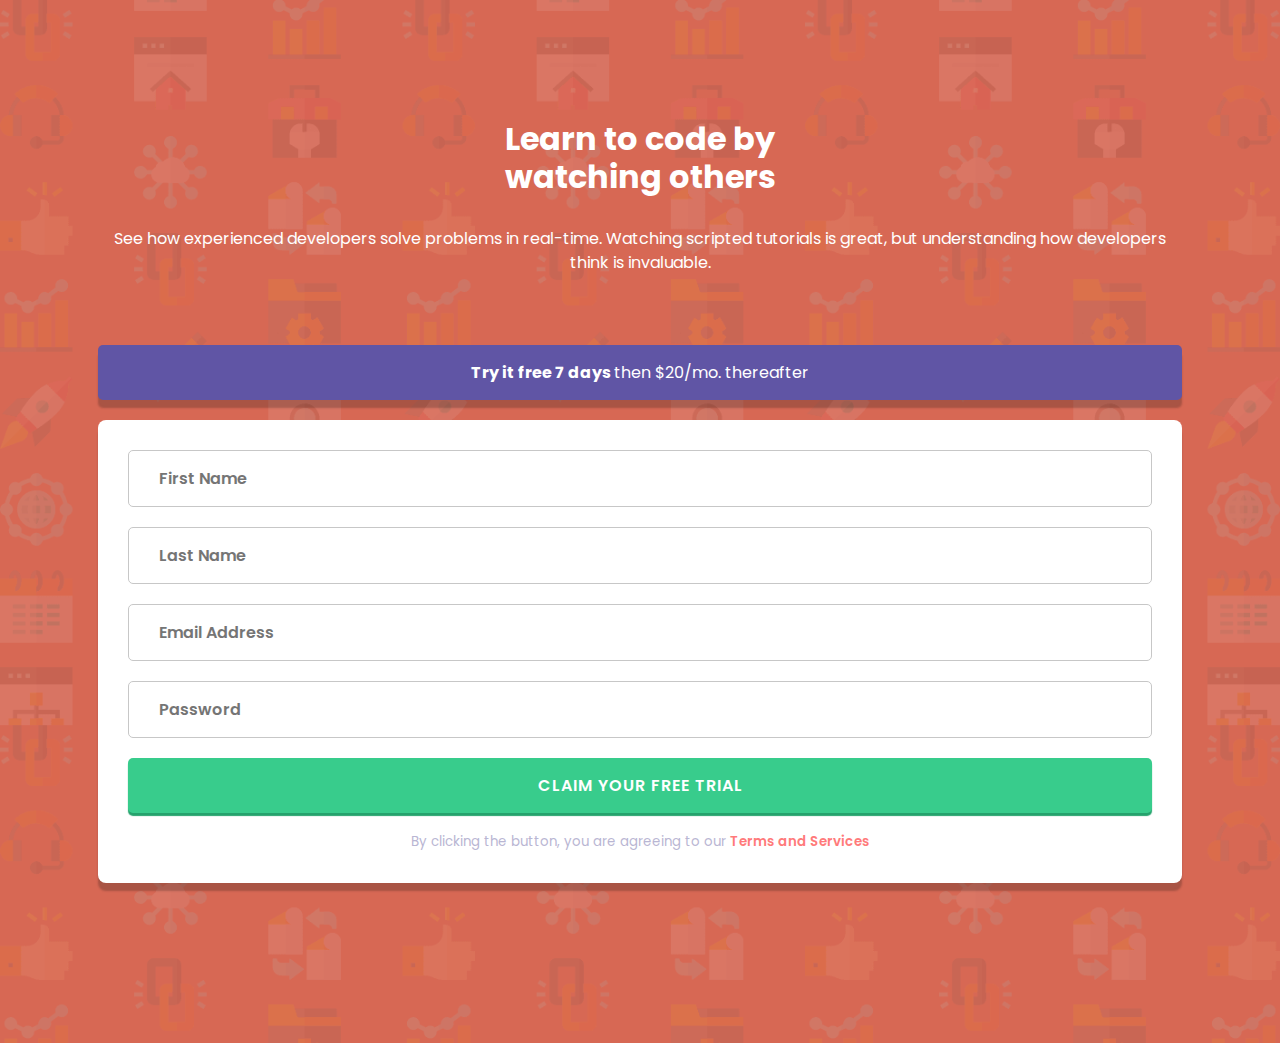
<file: index.html>
<!DOCTYPE html>
<html lang="en">
  <head>
    <meta charset="UTF-8" />
    <meta http-equiv="X-UA-Compatible" content="IE=edge" />
    <meta name="viewport" content="width=device-width, initial-scale=1.0" />
    <link rel="preconnect" href="https://fonts.googleapis.com" />
    <link rel="preconnect" href="https://fonts.gstatic.com" crossorigin />
    <link
      href="https://fonts.googleapis.com/css2?family=Poppins:wght@400;500;600;700&display=swap"
      rel="stylesheet"
    />
    <link rel="stylesheet" href="reg-style.css" />
    <title>Registration Form</title>
  </head>
  <body>
    <main class="container">
      <div class="left-container">
        <h1>
          Learn to code by <br />
          watching others
        </h1>
        <p>
          See how experienced developers solve problems in real-time. Watching
          scripted tutorials is great, but understanding how developers think is
          invaluable.
        </p>
      </div>

      <div class="right-container">
        <div class="secondary-button">
          <a href="#">
            <span> Try it free 7 days </span> then $20/mo. thereafter</a
          >
        </div>

        <form action="action-page.php" class="form-container">
          <label for="fname"></label>
          <input
            type="text"
            name="fname"
            id="fname"
            placeholder="First Name"
            required
            minlength="3"
            maxlength="30"
          />

          <label for="lname"></label>
          <input
            type="text"
            name="lname"
            id="lname"
            placeholder="Last Name"
            required
            minlength="3"
            maxlength="30"
          />

          <label for="email"></label>
          <input
            type="email"
            name="email"
            id="email"
            placeholder="Email Address"
            required
            pattern="[^@\s]+@[^@\s]+\.[^@\s]+"
            minlength="5"
            maxlength="128"
          />

          <label for="password"></label>
          <input
            type="password"
            name="password"
            id="password"
            placeholder="Password"
            required
            pattern="regex"
            minlength="8"
            maxlength="128"
          />

          <input type="submit" value="CLAIM YOUR FREE TRIAL" />

          <div class="center-align">
            <small>
              By clicking the button, you are agreeing to our
              <span>Terms and Services</span>
            </small>
          </div>
        </form>
      </div>
    </main>
  </body>
</html>
</file>
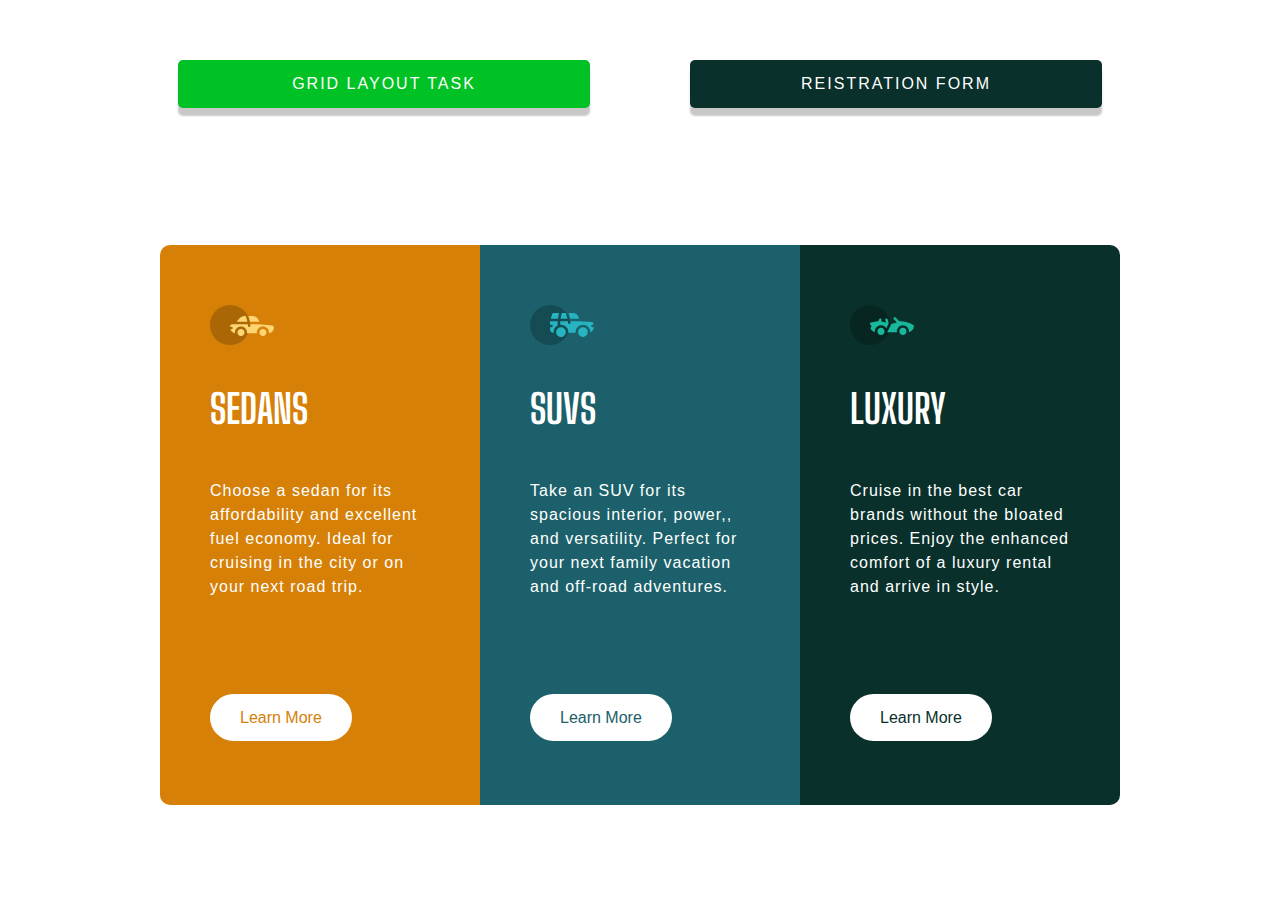
<file: flexbox.html>
<!DOCTYPE html>
<html lang="en">
  <head>
    <meta charset="UTF-8" />
    <meta http-equiv="X-UA-Compatible" content="IE=edge" />
    <meta name="viewport" content="width=device-width, initial-scale=1.0" />
    <link rel="preconnect" href="https://fonts.googleapis.com" />
    <link rel="preconnect" href="https://fonts.gstatic.com" crossorigin />
    <link
      href="https://fonts.googleapis.com/css2?family=Big+Shoulders+Display:wght@700&display=swap"
      rel="stylesheet"
    />
    <link rel="stylesheet" href="style.css" />
    <link rel="icon" href="favicon-32x32.png" type="image/png" sizes="32x32" />
    <title>Flexbox</title>
  </head>
  <body>
    <header>
      <div class="left-container">
        <div class="secondary-button">
          <a href="/grid.html">GRID LAYOUT TASK</a>
        </div>
      </div>

      <div class="right-container">
        <div class="primary-button">
          <a href="/register.html">REISTRATION FORM</a>
        </div>
      </div>
    </header>

    <main>
      <div class="container">
        <div class="column1">
          <img src="/images/icon-sedans.svg" alt="" />
          <h2>SEDANS</h2>
          <p>
            Choose a sedan for its affordability and excellent fuel economy.
            Ideal for cruising in the city or on your next road trip.
          </p>
          <br />
          <br />
          <br />
          <br />
          <br />
          <a href="#" class="button1">Learn More</a>
        </div>

        <div class="column2">
          <img src="/images/icon-suvs.svg" alt="" />
          <h2>SUVS</h2>
          <p>
            Take an SUV for its spacious interior, power,, and versatility.
            Perfect for your next family vacation and off-road adventures.
          </p>
          <br />
          <br />
          <br />
          <br />
          <br />
          <a href="#" class="button2">Learn More</a>
        </div>

        <div class="column3">
          <img src="/images/icon-luxury.svg" alt="" />
          <h2>LUXURY</h2>
          <p>
            Cruise in the best car brands without the bloated prices. Enjoy the
            enhanced comfort of a luxury rental and arrive in style.
          </p>
          <br />
          <br />
          <br />
          <br />
          <br />
          <a href="#" class="button3">Learn More</a>
        </div>
      </div>
    </main>

    <footer></footer>
  </body>
</html>
</file>
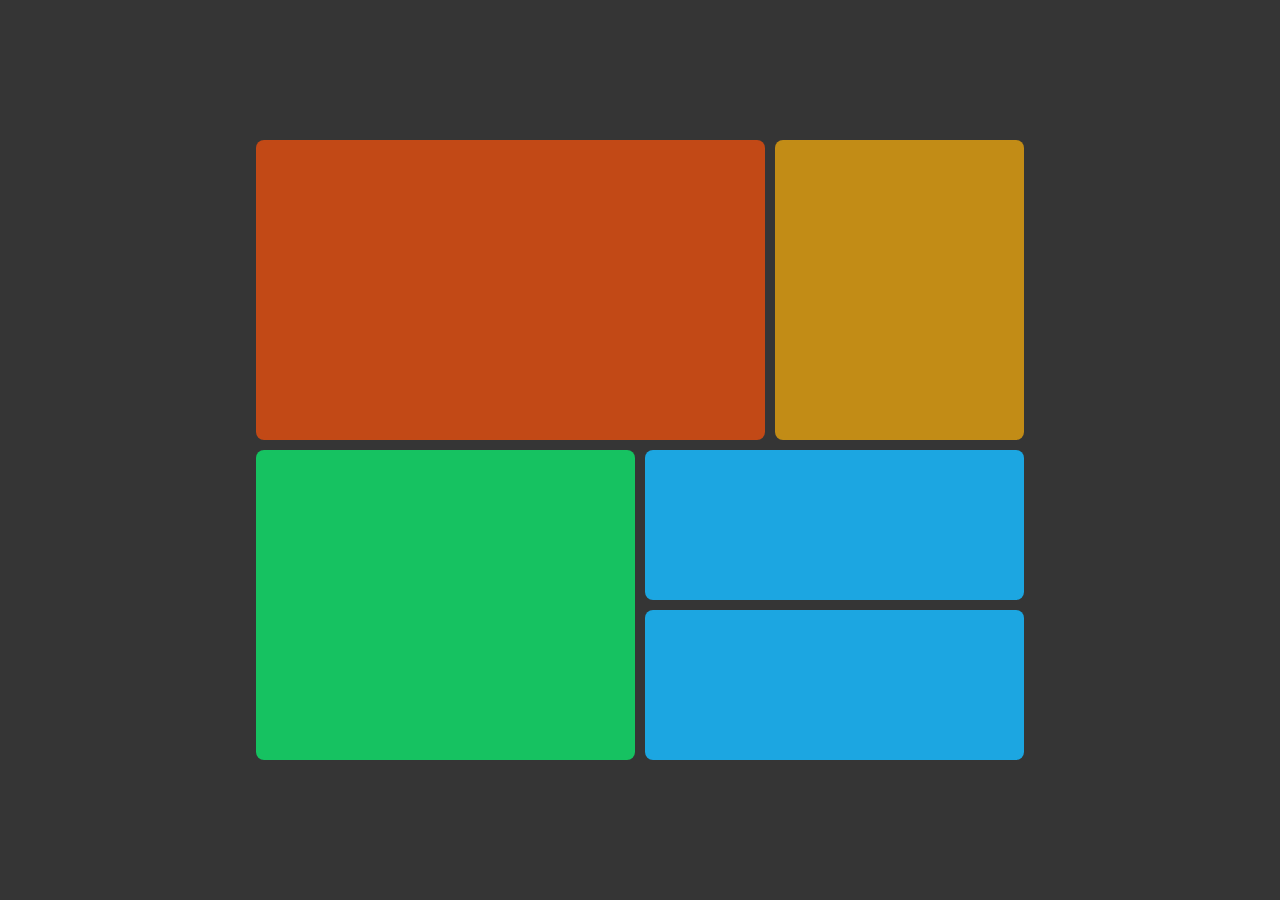
<file: grid.html>
<!DOCTYPE html>
<html lang="en">
  <head>
    <meta charset="UTF-8" />
    <meta http-equiv="X-UA-Compatible" content="IE=edge" />
    <meta name="viewport" content="width=device-width, initial-scale=1.0" />
    <link rel="stylesheet" href="grid.css" />
    <title>Grid Layout</title>
  </head>
  <body>
    <header></header>

    <main>
      <div class="container1"></div>
      <div class="container2"></div>
      <div class="container3"></div>
      <div class="container4"></div>
      <div class="container5"></div>
    </main>

    <footer></footer>
  </body>
</html>
</file>
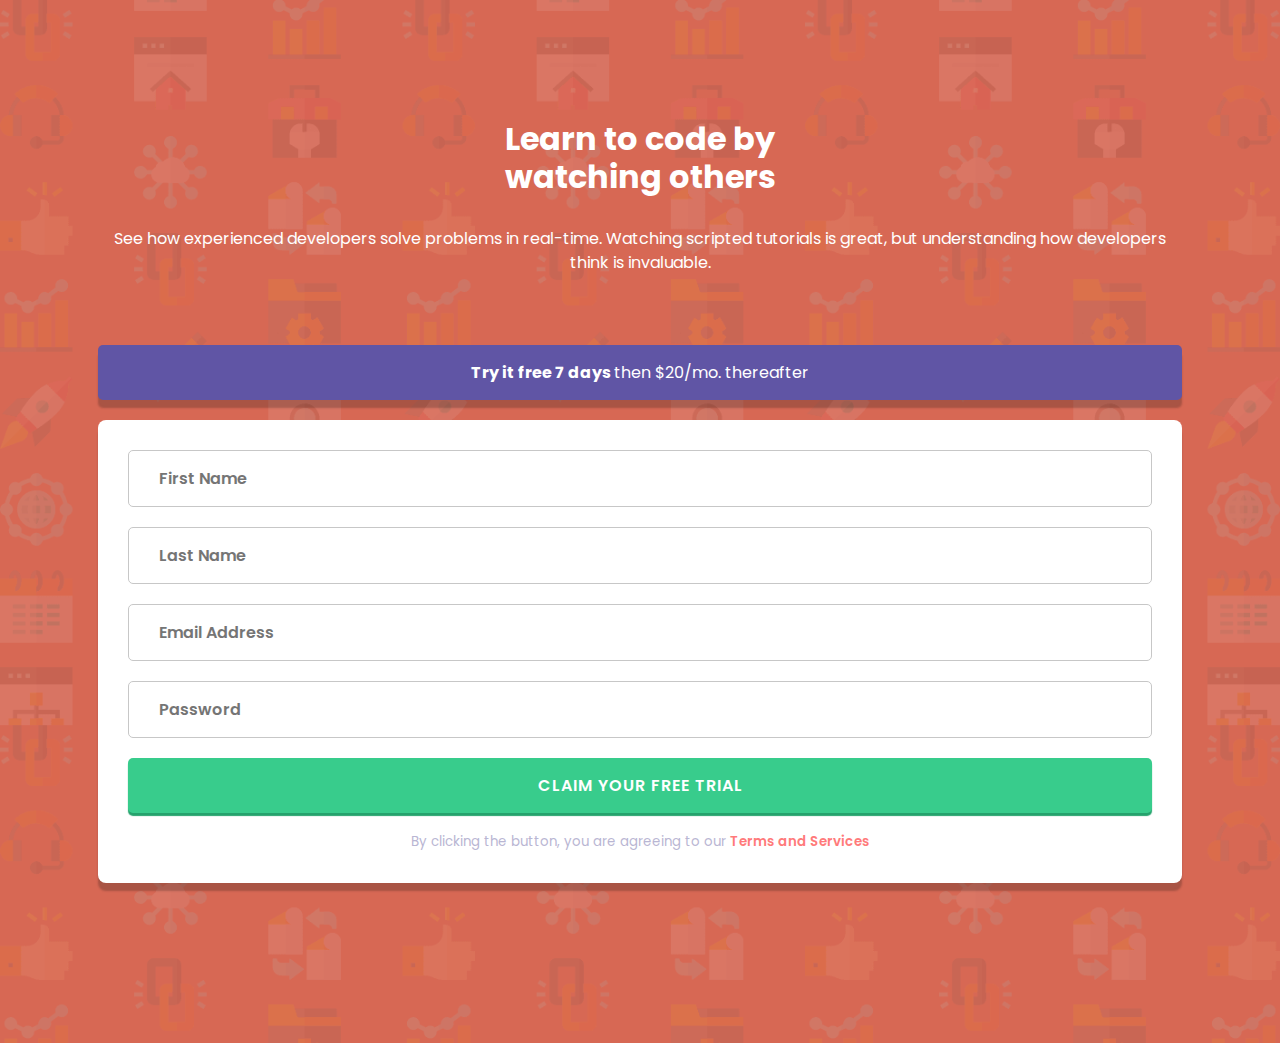
<file: register.html>
<!DOCTYPE html>
<html lang="en">
  <head>
    <meta charset="UTF-8" />
    <meta http-equiv="X-UA-Compatible" content="IE=edge" />
    <meta name="viewport" content="width=device-width, initial-scale=1.0" />
    <link rel="preconnect" href="https://fonts.googleapis.com" />
    <link rel="preconnect" href="https://fonts.gstatic.com" crossorigin />
    <link
      href="https://fonts.googleapis.com/css2?family=Poppins:wght@400;500;600;700&display=swap"
      rel="stylesheet"
    />
    <link rel="stylesheet" href="reg-style.css" />
    <title>Registration Form</title>
  </head>
  <body>
    <main class="container">
      <div class="left-container">
        <h1>
          Learn to code by <br />
          watching others
        </h1>
        <p>
          See how experienced developers solve problems in real-time. Watching
          scripted tutorials is great, but understanding how developers think is
          invaluable.
        </p>
      </div>

      <div class="right-container">
        <div class="secondary-button">
          <a href="#">
            <span> Try it free 7 days </span> then $20/mo. thereafter</a
          >
        </div>

        <form action="action-page.php" class="form-container">
          <label for="fname"></label>
          <input
            type="text"
            name="fname"
            id="fname"
            placeholder="First Name"
            required
            minlength="3"
            maxlength="30"
          />

          <label for="lname"></label>
          <input
            type="text"
            name="lname"
            id="lname"
            placeholder="Last Name"
            required
            minlength="3"
            maxlength="30"
          />

          <label for="email"></label>
          <input
            type="email"
            name="email"
            id="email"
            placeholder="Email Address"
            required
            pattern="[?.=\d](a-z)+(.-&_)+[?.=\d](a-z)+@[?.=\d](a-z)+(.-"
            minlength="5"
            maxlength="128"
          />

          <label for="password"></label>
          <input
            type="password"
            name="password"
            id="password"
            placeholder="Password"
            required
            pattern="regex"
            minlength="8"
            maxlength="128"
          />

          <input type="submit" value="CLAIM YOUR FREE TRIAL" />

          <div class="center-align">
            <small>
              By clicking the button, you are agreeing to our
              <span>Terms and Services</span>
            </small>
          </div>
        </form>
      </div>
    </main>
  </body>
</html>
</file>
<file: reg-style.css>
/* # Front-end Style Guide

## Layout

The designs were created to the following widths:

- Mobile: 375px
- Desktop: 1440px

## Colors

### Primary

- Red: hsl(0, 100%, 74%) 
- Green: hsl(154, 59%, 51%)

### Accent

- Blue: hsl(248, 32%, 49%)

### Neutral

- Dark Blue: hsl(249, 10%, 26%) 
- Grayish Blue: hsl(246, 25%, 77%)

## Typography

### Body Copy

- Font size: 16px

### Font

- Family: [Poppins](https://fonts.google.com/specimen/Poppins)
- Weights: 400, 500, 600, 700 */

* {
  padding: 0;
  margin: 0;
  box-sizing: border-box;
  font-family: "Poppins", sans-serif;
}

body {
  background-image: url("/images/bg-intro-desktop.png");
  background-size: 100%;
  background-color: #d76854;
  max-width: 1144px;
  place-items: center;
  margin: auto;
  font-size: 16px;
  padding: 0 30px 60px;
}

main {
  width: 100%;
  margin: 100px auto;
  text-align: center;
}

.left-container {
  color: #fff;
  width: 100%;
}

h1 {
  line-height: 120%;
  padding: 20px 0;
  font-weight: 700;
}

p {
  line-height: 150%;
  font-size: 16px;
  padding: 10px 0;
  font-weight: 400;
}

.right-container {
  width: 100%;
}

.form-container {
  background: #fff;
  padding: 30px;
  width: 100%;
  border-radius: 8px;
  margin-top: 20px;
  box-shadow: 0px 8px 2px rgba(16, 16, 16, 0.23);
}

.secondary-button {
  background: hsl(248, 32%, 49%);
  padding: 15px 30%;
  text-decoration: none;
  border-radius: 5px;
  color: #fff;
  text-align: center;
  width: 100%;
  box-shadow: 0px 8px 2px rgba(16, 16, 16, 0.23);
  margin-top: 60px;
}

.secondary-button:hover {
  background: hsl(248, 39%, 54%);
  box-shadow: 0 3px 1px hsla(247, 31%, 36%, 0.892);
}

.secondary-button span {
  font-weight: 700;
}

.secondary-button a {
  color: #fff;
  text-decoration: none;
}

input[type="text"],
input[type="password"],
input[type="email"] {
  width: 100%;
  padding: 15px 30px;
  margin-bottom: 20px;
  font-size: 16px;
  font-weight: 600;
  border-radius: 5px;
  border: 1px solid hsl(0, 0%, 78%);
}

input[type="text"]:focus,
input[type="email"]:focus {
  border: 1px solid hsl(249, 10%, 26%);
}

input[type="submit"] {
  width: 100%;
  background: hsl(154, 59%, 51%);
  padding: 15px;
  border: none;
  border-radius: 5px;
  box-shadow: 0 3px 1px hsl(154, 63%, 39%);
  margin-bottom: 15px;
  font-size: 16px;
  color: #fff;
  font-weight: 600;
  letter-spacing: 1px;
}

input[type="submit"]:hover {
  background: hsl(124, 59%, 51%);
}

.center-align {
  text-align: center;
}

small {
  color: hsl(246, 25%, 77%);
}

small span {
  color: hsl(0, 100%, 74%);
  font-weight: 600;
}

@media only screen and (min-width: 375px) {
  main {
    display: flex;
    flex-direction: column;
  }
}

@media only screen and (min-width: 1444px) {
  body {
    display: flex;
    place-items: center;
    padding: 0;
    height: 100vh;
  }

  main {
    margin: 0 auto;
    display: flex;
    flex-direction: row;
    text-align: left;
    place-items: center;
  }

  .secondary-button {
    padding: 15px 30px;
  }

  .left-container {
    padding-right: 40px;
  }
}
</file>
<file: style.css>
* {
  padding: 0;
  margin: 0;
  box-sizing: border-box;
  font-family: Arial, Helvetica, sans-serif;
}

header {
  display: flex;
  width: 80%;
  margin: auto;
  height: 150px;
}

footer {
  display: flex;
  width: 80%;
  margin: auto;
}

.left-container,
.right-container {
  max-height: 100px;
  width: 100%;
}

main {
  display: flex;
  place-items: center;
  height: calc(100vh - 150px);
}

.container {
  display: flex;
  margin: auto;
  justify-content: center;
  align-items: center;
  color: #ffffff;
}

h2 {
  font-family: "Big Shoulders Display", sans-serif;
  font-size: 40px;
  padding: 36px 0 26px;
}

p {
  line-height: 150%;
  letter-spacing: 1px;
  padding: 20px 0;
}

div {
  padding: 60px 50px;
}

.column1 {
  background: #d68008;
  min-height: 560px;
  width: 320px;
  border-radius: 10px 0 0 10px;
}

.column2 {
  background: #1b606a;
  min-height: 560px;
  width: 320px;
}

.column3 {
  background: #09302b;
  min-height: 560px;
  width: 320px;
  border-radius: 0 10px 10px 0;
}

.button1 {
  color: #d68008;
  text-decoration: none;
  padding: 15px 30px;
  background: #fff;
  border-radius: 36px;
}

.button1:hover {
  color: #ffffff;
  border: 2px solid #ffffff;
  background: none;
}

.button2 {
  color: #1b606a;
  text-decoration: none;
  padding: 15px 30px;
  background: #fff;
  border-radius: 36px;
}

.button2:hover {
  color: #ffffff;
  border: 2px solid #ffffff;
  background: none;
}

.button3 {
  color: #09302b;
  text-decoration: none;
  padding: 15px 30px;
  background: #fff;
  border-radius: 36px;
}

.button3:hover {
  color: #ffffff;
  border: 2px solid #ffffff;
  background: none;
}

.primary-button {
  background: #09302b;
  padding: 15px;
  text-decoration: none;
  border-radius: 5px;
  color: #fff;
  text-align: center;
  width: 100%;
  box-shadow: 0px 8px 2px rgba(16, 16, 16, 0.23);
}

.primary-button:hover {
  background: #1b606a;
  box-shadow: 0 3px 1px #09302b;
}

.secondary-button {
  background: hsl(131, 100%, 38%);
  padding: 15px;
  text-decoration: none;
  border-radius: 5px;
  color: #fff;
  text-align: center;
  width: 100%;
  box-shadow: 0px 8px 2px rgba(16, 16, 16, 0.23);
}

.primary-button a,
.secondary-button a {
  text-decoration: none;
  color: #fff;
  letter-spacing: 2px;
}
.secondary-button:hover {
  background: hsl(248, 39%, 54%);
  box-shadow: 0 3px 1px hsla(247, 31%, 36%, 0.892);
}

@media only screen and (max-width: 960px) {
  .container {
    flex-direction: column;
  }

  header {
    flex-direction: column;
    width: 80%;
  }

  footer {
    flex-direction: column;
    width: 80%;
  }

  .column1,
  .column2,
  .column3 {
    border-radius: 0;
  }
}
</file>
<file: grid.css>
* {
  padding: 0;
  margin: 0;
  box-sizing: border-box;
}

body {
  height: 100vh;
  background: #353535;
  display: flex;
  place-items: center;
}

main {
  display: grid;
  width: 60%;
  margin: auto;
  grid-template-areas:
    "a a a a b b"
    "a a a a b b"
    "c c c d d d"
    "c c c e e e";
  gap: 10px;
}

div {
  width: 100%;
  border-radius: 8px;
}

.container1 {
  background: #c24916;
  min-height: 300px;
  grid-area: a;
}

.container2 {
  background: #c28c16;
  min-height: 300px;
  grid-area: b;
}

.container3 {
  background: #16c261;
  min-height: 300px;
  grid-area: c;
}

.container4 {
  background: #1ca6e1;
  min-height: 150px;
  grid-area: d;
}

.container5 {
  background: #1ca6e1;
  min-height: 150px;
  grid-area: e;
}
</file>
